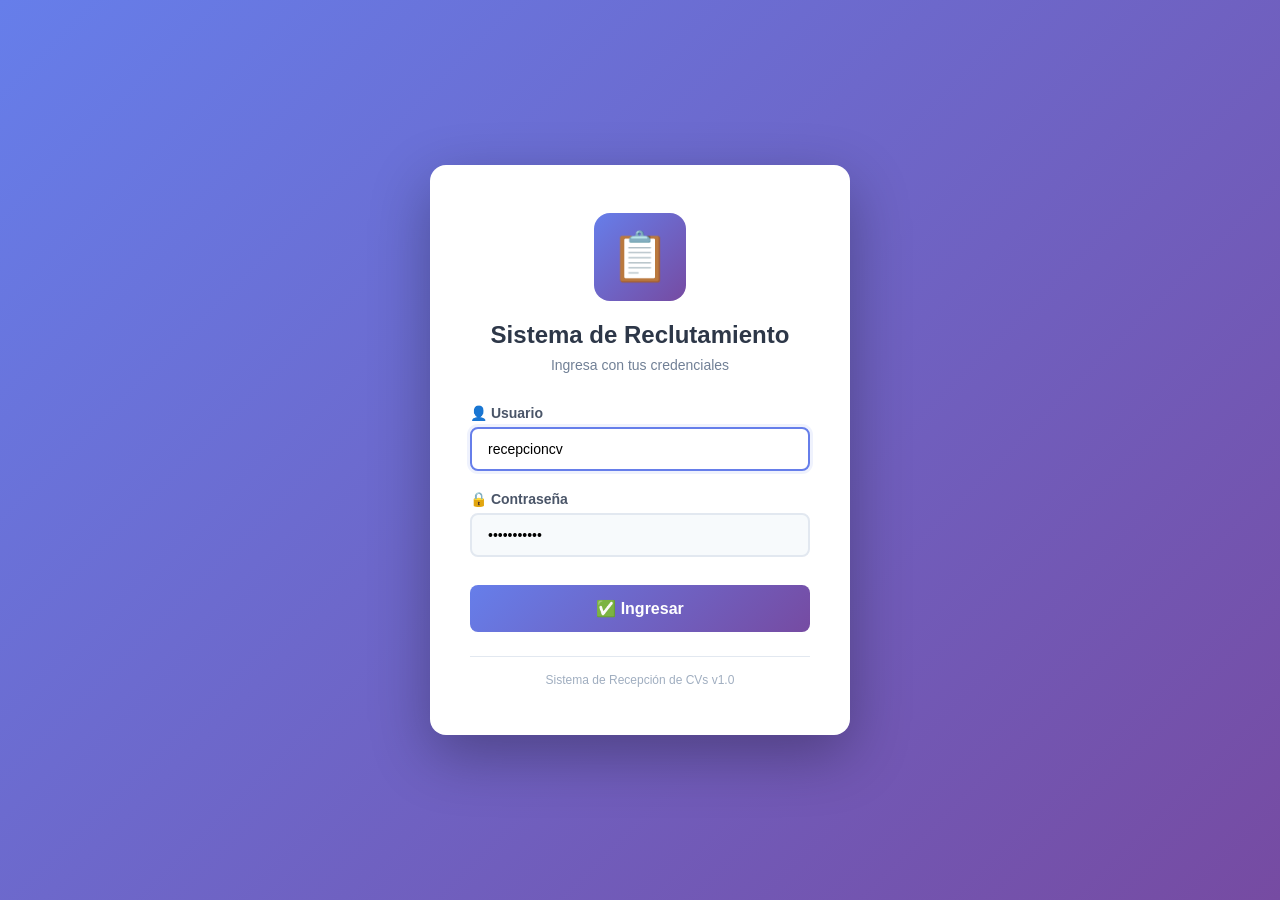
<file: frontend/public/login.html>
<!DOCTYPE html>
<html lang="es">
<head>
    <meta charset="UTF-8">
    <meta name="viewport" content="width=device-width, initial-scale=1.0">
    <title>Login - Sistema de Reclutamiento</title>
    <link rel="stylesheet" href="../src/css/styles.css">
</head>
<body>
    <div class="login-container">
        <div class="login-box">
            <div class="logo">
                <span class="logo-icon">📋</span>
            </div>
            <h1>Sistema de Reclutamiento</h1>
            <p class="subtitle">Ingresa con tus credenciales</p>
            
            <form id="loginForm">
                <div class="form-group">
                    <label for="usuario">👤 Usuario</label>
                    <input type="text" id="usuario" placeholder="recepcioncv" value="recepcioncv" required>
                </div>
                
                <div class="form-group">
                    <label for="password">🔒 Contraseña</label>
                    <input type="password" id="password" placeholder="••••••••" value="recepcioncv" required>
                </div>
                
                <button type="submit" id="loginButton">✅ Ingresar</button>
                
                <div id="mensajeError" class="error-message" style="display: none;">
                    ❌ Usuario o contraseña incorrectos
                </div>
            </form>
            
            <p class="footer-text">Sistema de Recepción de CVs v1.0</p>
        </div>
    </div>
    
    <!-- Importar módulos JavaScript -->
    <script type="module" src="../src/js/pages/login.js"></script>
</body>
</html>
</file>
<file: frontend/src/css/styles.css>
/* Reset y estilos generales */
* {
    margin: 0;
    padding: 0;
    box-sizing: border-box;
    font-family: 'Segoe UI', Tahoma, Geneva, Verdana, sans-serif;
}

body {
    background: linear-gradient(135deg, #667eea 0%, #764ba2 100%);
    min-height: 100vh;
    display: flex;
    align-items: center;
    justify-content: center;
    padding: 20px;
}

/* Contenedor del login */
.login-container {
    width: 100%;
    max-width: 420px;
}

.login-box {
    background: white;
    padding: 48px 40px;
    border-radius: 16px;
    box-shadow: 0 20px 60px rgba(0, 0, 0, 0.3);
    animation: fadeIn 0.5s ease-in-out;
}

@keyframes fadeIn {
    from {
        opacity: 0;
        transform: translateY(-20px);
    }
    to {
        opacity: 1;
        transform: translateY(0);
    }
}

/* Logo */
.logo {
    text-align: center;
    margin-bottom: 20px;
}

.logo-icon {
    font-size: 48px;
    display: inline-block;
    background: linear-gradient(135deg, #667eea 0%, #764ba2 100%);
    padding: 16px;
    border-radius: 16px;
    color: white;
}

.login-box h1 {
    color: #2d3748;
    font-size: 24px;
    text-align: center;
    margin-bottom: 8px;
    font-weight: 700;
}

.subtitle {
    color: #718096;
    text-align: center;
    margin-bottom: 32px;
    font-size: 14px;
}

/* Formulario */
.form-group {
    margin-bottom: 20px;
}

.form-group label {
    display: block;
    font-weight: 600;
    color: #4a5568;
    margin-bottom: 6px;
    font-size: 14px;
}

.form-group input {
    width: 100%;
    padding: 12px 16px;
    border: 2px solid #e2e8f0;
    border-radius: 8px;
    font-size: 14px;
    transition: all 0.3s;
    background: #f7fafc;
}

.form-group input:focus {
    outline: none;
    border-color: #667eea;
    background: white;
    box-shadow: 0 0 0 3px rgba(102, 126, 234, 0.1);
}

/* Botón */
button[type="submit"] {
    width: 100%;
    padding: 14px;
    background: linear-gradient(135deg, #667eea 0%, #764ba2 100%);
    color: white;
    border: none;
    border-radius: 8px;
    font-size: 16px;
    font-weight: 600;
    cursor: pointer;
    transition: all 0.3s;
    margin-top: 8px;
}

button[type="submit"]:hover {
    transform: translateY(-2px);
    box-shadow: 0 8px 25px rgba(102, 126, 234, 0.4);
}

button[type="submit"]:active {
    transform: translateY(0);
    box-shadow: none;
}

button[type="submit"]:disabled {
    opacity: 0.6;
    cursor: not-allowed;
    transform: none;
}

/* Mensaje de error */
.error-message {
    margin-top: 16px;
    padding: 12px 16px;
    background: #fff5f5;
    color: #c53030;
    border-radius: 8px;
    font-size: 14px;
    text-align: center;
    border-left: 4px solid #c53030;
    animation: shake 0.3s ease-in-out;
}

@keyframes shake {
    0%, 100% { transform: translateX(0); }
    25% { transform: translateX(-8px); }
    75% { transform: translateX(8px); }
}

/* Footer */
.footer-text {
    text-align: center;
    color: #a0aec0;
    font-size: 12px;
    margin-top: 24px;
    padding-top: 16px;
    border-top: 1px solid #e2e8f0;
}

/* Estado de carga */
.cargando {
    display: inline-block;
    width: 20px;
    height: 20px;
    border: 3px solid rgba(255,255,255,0.3);
    border-radius: 50%;
    border-top-color: white;
    animation: spin 0.8s linear infinite;
}

@keyframes spin {
    to { transform: rotate(360deg); }
}

/* Responsive */
@media (max-width: 480px) {
    .login-box {
        padding: 32px 24px;
    }
    
    .login-box h1 {
        font-size: 20px;
    }
}
</file>
